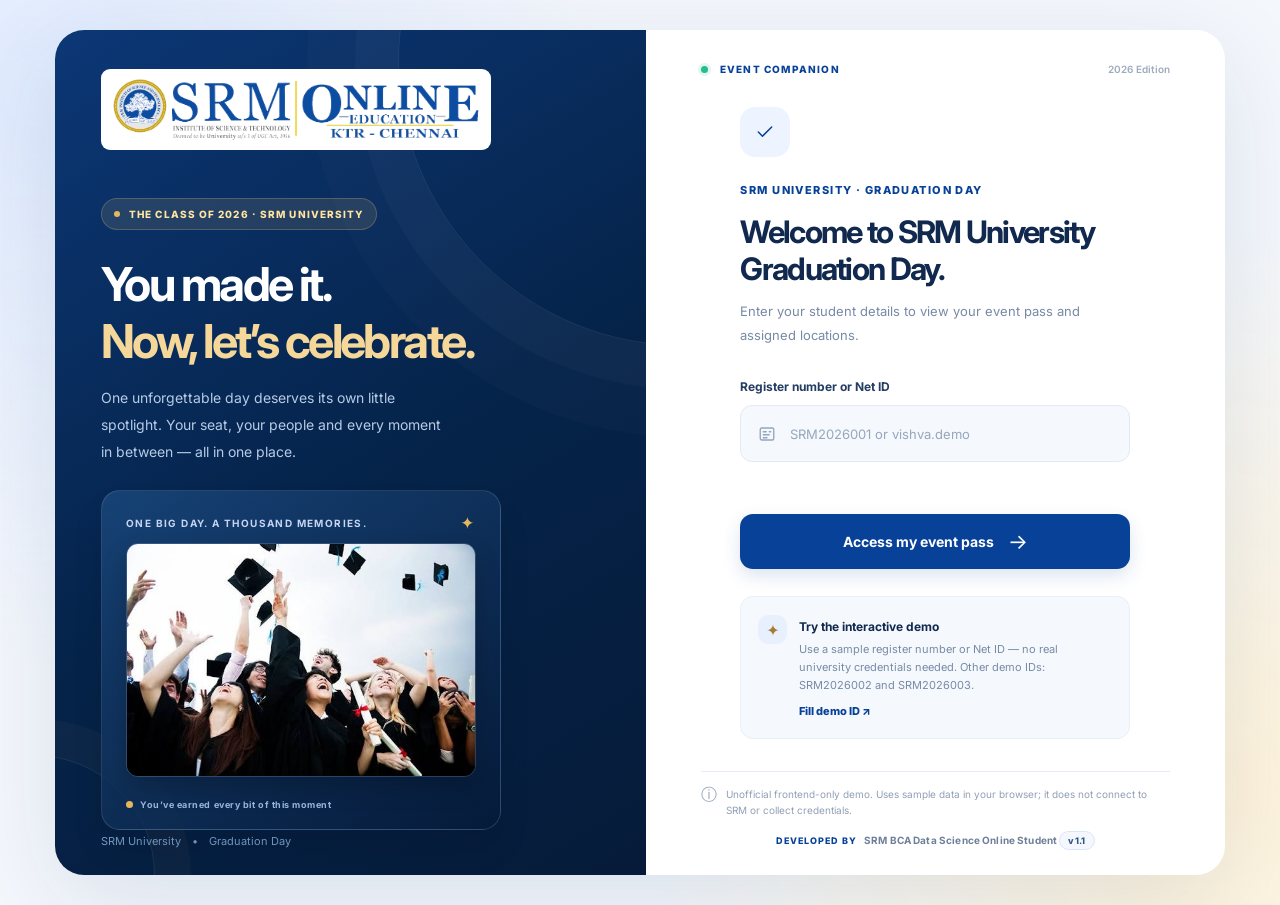
<file: src/main/resources/static/index.html>
<!doctype html>
<html lang="en">
<head>
  <meta charset="UTF-8" />
  <meta name="viewport" content="width=device-width, initial-scale=1.0" />
  <meta name="theme-color" content="#084298" />
  <meta name="description" content="SRM University Graduation Day event companion — view your event pass, auditorium seat and campus guide." />
  <link rel="icon" href="assets/favicon.svg" type="image/svg+xml" />
  <title>SRM University Graduation Day · Event Companion</title>
  <link rel="stylesheet" href="styles.css?v=v1.1-20261015" />
  <script defer src="app.js?v=v1.1-20261015"></script>
</head>
<body>
  <noscript><p class="script-notice">JavaScript is needed to sign in and display your demo event pass. Enable JavaScript and reload this page.</p></noscript>
  <!-- Independent frontend-only SRM-inspired demo. All student and event details are illustrative local fixtures. -->
  <div id="login-screen" class="login-screen">
    <div class="login-frame">
      <section class="login-hero" aria-labelledby="intro-heading">
        <div class="hero-orbit hero-orbit-a" aria-hidden="true"></div>
        <div class="hero-orbit hero-orbit-b" aria-hidden="true"></div>
        <div class="login-brand brand">
          <img class="srm-online-logo" src="assets/srm-online-logo.png" alt="SRM Online Education — KTR Chennai" width="390" height="73" />
        </div>
        <div class="login-hero-copy">
          <span class="eyebrow-pill"><span class="eyebrow-dot"></span> THE CLASS OF 2026 · SRM UNIVERSITY</span>
          <h1 id="intro-heading">You made it.<br /><span>Now, let’s celebrate.</span></h1>
          <p>One unforgettable day deserves its own little spotlight. Your seat, your people and every moment in between — all in one place.</p>
          <div class="hero-highlight">
            <div class="hero-highlight-top"><span>ONE BIG DAY. A THOUSAND MEMORIES.</span><span class="hero-spark">✦</span></div>
            <img class="graduate-illustration" src="assets/graduation-celebration.jpg" alt="Graduates in caps and gowns celebrating and throwing their caps into the air" width="547" height="365" />
            <div class="mini-caption"><span class="mini-legend"><i></i> You’ve earned every bit of this moment</span></div>
          </div>
        </div>
        <div class="login-hero-footer">SRM University <span>•</span> Graduation Day</div>
      </section>

      <section class="login-panel" aria-labelledby="login-heading">
        <div class="login-panel-top"><span class="status-dot"></span> EVENT COMPANION <span class="login-edition">2026 Edition</span></div>
        <div class="login-form-wrap">
          <div class="welcome-icon" aria-hidden="true"><svg viewBox="0 0 24 24"><path d="m4 12 5 5L20 6"/></svg></div>
          <span class="section-kicker">SRM UNIVERSITY · GRADUATION DAY</span>
          <h2 id="login-heading">Welcome to SRM University Graduation Day.</h2>
          <p class="form-intro">Enter your student details to view your event pass and assigned locations.</p>
          <form id="login-form" novalidate>
            <div class="field">
              <label for="student-id">Register number or Net ID</label>
              <div class="input-wrap"><svg viewBox="0 0 24 24" aria-hidden="true"><rect x="3" y="4" width="18" height="16" rx="2"/><path d="M7 9h4M7 13h8M7 17h5M15 9h2"/></svg><input id="student-id" name="studentId" type="text" autocomplete="username" maxlength="32" spellcheck="false" placeholder="SRM2026001 or vishva.demo" aria-describedby="login-error" required /></div>
            </div>
            <p id="login-error" class="form-error" role="alert" aria-live="polite"></p>
            <p id="login-status" class="form-status" role="status"></p>
            <button class="primary-btn login-submit" type="submit" disabled>Access my event pass <span aria-hidden="true">→</span></button>
          </form>
          <div class="demo-access"><span class="demo-access-icon" aria-hidden="true">✦</span><div><strong>Try the interactive demo</strong><p>Use a sample register number or Net ID — no real university credentials needed. Other demo IDs: SRM2026002 and SRM2026003.</p><button id="demo-fill" type="button" class="link-btn" disabled>Fill demo ID <span aria-hidden="true">↗</span></button></div></div>
        </div>
        <div class="login-note"><span aria-hidden="true">ⓘ</span> Unofficial frontend-only demo. Uses sample data in your browser; it does not connect to SRM or collect credentials.</div>
        <div class="login-credit"><span>DEVELOPED BY</span> SRM BCA Data Science Online Student <span class="version-badge" aria-label="Version 1.1">v1.1</span></div>
      </section>
    </div>
  </div>

  <div id="app-shell" class="app-shell" hidden>
    <aside class="sidebar" aria-label="Main navigation">
      <div class="sidebar-brand brand"><img class="srm-online-logo" src="assets/srm-online-logo.png" alt="SRM Online Education — KTR Chennai" width="174" height="33" /></div>
      <div class="sidebar-divider"></div>
      <span class="sidebar-label">YOUR EXPERIENCE</span>
      <nav class="side-nav" aria-label="Pages">
        <button type="button" class="nav-item is-active" data-go="home" aria-current="page"><svg viewBox="0 0 24 24" aria-hidden="true"><path d="m3 10 9-7 9 7v10h-7v-7h-4v7H3z"/></svg> <span>Dashboard</span></button>
        <button type="button" class="nav-item" data-go="seat"><svg viewBox="0 0 24 24" aria-hidden="true"><path d="M5 4h14v5H5zM4 11h16v7H4zM7 18v3m10-3v3"/></svg> <span>My seat</span> <span class="nav-indicator">E07</span></button>
        <button type="button" class="nav-item" data-go="food"><svg viewBox="0 0 24 24" aria-hidden="true"><path d="M4 4v7a4 4 0 0 0 8 0V4M8 4v16m8-16c3 0 5 3 5 7v3h-5V4Zm0 10v6"/></svg> <span>Registration &amp; food</span></button><button type="button" class="nav-item" data-go="campus"><span aria-hidden="true">⌖</span> <span>Campus guide</span></button>
      </nav>
      <div class="sidebar-event">
        <span class="sidebar-event-kicker"><span class="live-dot"></span> EVENT PASS ACTIVE</span>
        <img class="sidebar-event-logo" src="assets/srm-online-logo.png" alt="SRM Online Education — KTR Chennai" width="174" height="33" />
        <strong>SRM Graduation<br />Day</strong>
        <span id="sidebar-event-location">Main Auditorium<br />Block A · Gate 02</span>
        <div class="sidebar-event-bottom"><span>YOUR SEAT</span><b>E07</b></div>
      </div>
      <div class="sidebar-bottom">
        <div class="sidebar-account"><div id="sidebar-initial" class="account-avatar">V</div><div class="sidebar-account-text"><strong id="sidebar-name">Student</strong><small>Student access</small></div></div>
        <button class="logout-btn" type="button" data-signout><svg viewBox="0 0 24 24" aria-hidden="true"><path d="M10 3H5a2 2 0 0 0-2 2v14a2 2 0 0 0 2 2h5m4-4 5-5-5-5m5 5H9"/></svg> Sign out</button>
      </div>
    </aside>

    <div class="workspace">
      <header class="topbar">
        <div class="mobile-brand brand"><img class="srm-online-logo" src="assets/srm-online-logo.png" alt="SRM Online Education — KTR Chennai" width="214" height="40" /></div>
        <div class="topbar-desktop"><span class="breadcrumb">Event companion <span>/</span> <b id="breadcrumb-current">Dashboard</b></span></div>
        <div class="topbar-actions"><span class="event-status"><span class="status-dot"></span> Pass Active</span><span class="topbar-avatar" id="topbar-initial" title="Demo account">V</span><button type="button" class="mobile-signout" data-signout title="Sign out" aria-label="Sign out"><svg viewBox="0 0 24 24"><path d="M10 3H5a2 2 0 0 0-2 2v14a2 2 0 0 0 2 2h5m4-4 5-5-5-5m5 5H9"/></svg></button></div>
      </header>

      <main id="main-content" class="main-content">
        <p id="app-error" class="app-error" role="alert" tabindex="-1"></p>
        <section id="view-home" class="view" aria-labelledby="home-heading">
          <div class="page-heading home-heading"><div><div id="event-date-heading" class="section-kicker">08 OCTOBER 2026</div><h1 id="home-heading" tabindex="-1">Hello, <span id="welcome-name">Student</span> <span class="hello-wave" aria-hidden="true">👋</span></h1><p>Here's everything you need for a smooth event experience.</p></div><span class="page-heading-label"><span aria-hidden="true">✦</span> Your event, organized.</span></div>
          <div class="dashboard-grid">
            <article class="event-ticket" aria-label="Your digital event pass">
              <div class="ticket-orbit ticket-orbit-one" aria-hidden="true"></div><div class="ticket-orbit ticket-orbit-two" aria-hidden="true"></div>
              <div class="ticket-head"><span class="pass-pill"><span class="status-dot"></span> PASS ACTIVE</span><img class="srm-online-logo" src="assets/srm-online-logo.png" alt="SRM Online Education" width="195" height="37" /></div>
              <div class="ticket-title"><span>SRM UNIVERSITY · GRAD DAY EVENT PASS</span><h2>SRM University Graduation Day</h2><p>Main Auditorium <span>•</span> Block A</p></div>
              <div class="ticket-dashed"></div>
              <div class="ticket-stats"><div><span>YOUR SEAT</span><strong>E07</strong></div><div><span>REGISTRATION COUNTER</span><strong class="gold-text">03</strong></div></div>
            </article>
            <article class="event-info card"><div class="card-title-row"><h2>Event information</h2><span class="round-icon" aria-hidden="true">✦</span></div><div class="event-info-line"><span class="icon-square" aria-hidden="true">▤</span><div><span>DATE</span><strong id="event-date">08 October 2026</strong></div></div><div class="event-info-line"><span class="icon-square" aria-hidden="true">◷</span><div><span>VENUE</span><strong id="event-venue">Main Auditorium, Block A</strong></div></div><div class="event-info-line"><span class="icon-square" aria-hidden="true">⇥</span><div><span>ENTRY</span><strong id="event-entry">Gate 02 · Level 01</strong></div></div><span class="info-caption">Sample event information for UI demonstration.</span></article>
          </div>
          <div class="section-title-row"><div><span class="section-kicker">EXPLORE</span><h2>Your quick access</h2></div><span class="section-subtitle">Everything is one click away</span></div>
          <div class="quick-grid"><button class="quick-card" type="button" data-go="seat"><span class="quick-icon blue-icon"><svg viewBox="0 0 24 24" aria-hidden="true"><path d="M5 4h14v5H5zM4 11h16v7H4zM7 18v3m10-3v3"/></svg></span><span class="quick-copy"><b>Find your seat</b><small>Row E • Seat 07 • Block A</small><span>View cinema-style map</span></span><span class="quick-arrow" aria-hidden="true">↗</span></button><button class="quick-card" type="button" data-go="food"><span class="quick-icon gold-icon"><svg viewBox="0 0 24 24" aria-hidden="true"><path d="M4 4v7a4 4 0 0 0 8 0V4M8 4v16m8-16c3 0 5 3 5 7v3h-5V4Zm0 10v6"/></svg></span><span class="quick-copy"><b>Registration &amp; food</b><small>Counter 03 • Ground floor</small><span>View registration &amp; menu</span></span><span class="quick-arrow" aria-hidden="true">↗</span></button></div>
          <div class="graduation-shortcuts"><button class="grad-shortcut" id="open-student-profile" type="button">👤 Student details &amp; family count ↗</button><button class="grad-shortcut" type="button" data-go="campus">📍 Campus directions ↗</button></div><p class="grad-attendees" id="attendee-summary" role="status">Accompanying members: 0 · Total: 1</p><div class="grad-document-card"><div><strong>📑 Sample Graduation Day event pass</strong><p>Download a printable PDF copy of your sample pass. This is not an official university document.</p><button id="download-sample-pass" type="button">Download PDF</button><p id="sample-pass-status" role="status" aria-live="polite"></p></div></div><div class="tip-banner"><span class="tip-icon" aria-hidden="true">✧</span><div><strong>Helpful tip</strong><p>Check your seat number before entering the auditorium and keep your food counter number handy.</p></div></div>
        </section>

        <section id="view-seat" class="view srm-seating-experience" aria-labelledby="seat-heading" hidden>
          <div class="seating-page-header">
            <div><span class="section-kicker">SRM ONLINE EDUCATION · KTR CAMPUS</span><h1 id="seat-heading" tabindex="-1">Auditorium Seating Plan</h1><p>Graduation Day · Dr. T. P. Ganesan Auditorium</p></div>
            <a class="auditorium-location-link" href="https://maps.app.goo.gl/oLcbroDsNHGUFbi67?g_st=ic" target="_blank" rel="noopener noreferrer" aria-label="Open supplied auditorium location in Google Maps">⌖ &nbsp; Open auditorium location ↗</a>
          </div>
          <div class="seat-plan-disclaimer"><strong>Illustrative layout:</strong> This A–ZZ visualization is inspired by the supplied seating reference, <em>not</em> a verified SRMIST floor plan. Only seats A01–G09 have sample database statuses. All other seats show layout zones only, not live reservations or availability.</div>
          <div class="seat-layout">
            <article class="theatre-panel" aria-label="Illustrative auditorium seating visualization">
              <div class="theatre-head">
                <div><span class="theatre-kicker">SRM UNIVERSITY · GRAD DAY · BIRD'S-EYE VIEW</span><h2>Auditorium seating</h2></div>
                <span class="level-badge">FRONT → REAR</span>
              </div>
              <div class="seat-map-controls" role="group" aria-label="Seating map zoom">
                <div class="seat-map-scale-label">Zoom &amp; explore · swipe or scroll to pan</div>
                <button type="button" id="seat-zoom-out" aria-label="Zoom seating map out">−</button>
                <output id="seat-zoom-label" aria-live="polite" aria-label="Seat map zoom level">100%</output>
                <button type="button" id="seat-zoom-in" aria-label="Zoom seating map in">+</button>
                <button type="button" id="seat-zoom-reset">Reset</button>
              </div>
              <div class="seat-pan" id="seat-pan" tabindex="0" aria-label="Scroll to explore the auditorium seating illustration">
                <div class="seating-plan-map" id="seating-plan-map">
                  <div class="seating-stage">STAGE / SCREEN</div>
                  <div class="theatre-hint">Front of auditorium · Stage-facing rows</div>
                  <div class="seat-rows" id="seat-rows" role="group" aria-label="Illustrative seating rows A to ZZ"></div>
                  <div class="seating-rear">REAR / ENTRANCE SIDE</div>
                </div>
              </div>
              <div class="theatre-legend" aria-label="Seating color legend">
                <span><i class="seat-legend seat-zone-west"></i> Left zone</span>
                <span><i class="seat-legend seat-zone-center"></i> Centre zone</span>
                <span><i class="seat-legend seat-zone-east"></i> Right zone</span>
                <span><i class="seat-legend seat-taken"></i> Sample occupied</span>
                <span><i class="seat-legend seat-yours"></i> Your seat</span>
              </div>
              <div class="theatre-footnote"><span>DESIGN REFERENCE ONLY · NOT A LIVE FLOOR PLAN</span><span>Zoom or pan to explore</span></div>
            </article>
            <aside class="seat-details" aria-label="Your graduation seating details">
              <article class="your-seat-card">
                <span class="section-kicker">YOUR ASSIGNED DEMO SEAT</span>
                <div class="your-seat-number"><div class="seat-badge">E07</div><div><h2>Row E · Seat 07</h2><p><span class="gold-dot"></span> Gold-highlighted in seat plan</p></div></div>
                <div class="assigned-details"><div><span>BLOCK</span><strong>A</strong></div><div><span>ROW</span><strong>E</strong></div><div><span>LEVEL</span><strong>01</strong></div></div>
                <button class="primary-btn locate-btn" type="button" id="locate-seat">Locate my seat <span aria-hidden="true">↗</span></button>
              </article>
              <article class="directions-card card"><h3><span aria-hidden="true">↗</span> Seating instructions</h3><ol><li><b>Find the auditorium</b><span>Open the location reference above; verify your event entrance with organizers.</span></li><li><b>Find your row</b><span>Row E will be highlighted in the illustrative seat chart.</span></li><li><b>Locate your seat</b><span>Look for the glowing gold seat. Only your demo assignment is verified here.</span></li></ol></article>
              <p id="seat-notice" class="seat-notice" role="status" aria-live="polite">Your assigned demo seat is E07. The other rows are schematic only.</p>
            </aside>
          </div>
        </section>

        <section id="view-food" class="view" aria-labelledby="food-heading" hidden>
          <div class="page-heading"><div><span class="section-kicker">FOOD &amp; REFRESHMENTS</span><h1 id="food-heading" tabindex="-1">Registration &amp; food</h1><p>Menus, counter details and pickup information in one place.</p></div><span class="page-heading-label"><span aria-hidden="true">◉</span> Event refreshments</span></div>
          <section class="counter-banner" aria-label="Your registration counter"><div class="counter-banner-glow" aria-hidden="true"></div><div class="counter-copy"><span class="counter-badge"><span class="gold-dot"></span> YOUR ASSIGNED COUNTER</span><div class="counter-display"><b>03</b><div><h2>Registration Counter 03</h2><p>Ground Floor <span>•</span> Zone B</p></div></div><p class="counter-nearby"><svg viewBox="0 0 24 24" aria-hidden="true"><path d="M12 22s7-8 7-13a7 7 0 0 0-14 0c0 5 7 13 7 13Z"/><circle cx="12" cy="9" r="2.5"/></svg> <span class="counter-nearby-text">Near Main Auditorium · Gate 02</span></p></div><div class="counter-mark" aria-hidden="true"><span>COUNTER</span><b>03</b><span>ZONE B</span></div></section>
          <div class="section-title-row menu-title-row"><div><span class="section-kicker">DISCOVER THE MENU</span><h2>South Indian menu</h2></div><span class="sample-tag">SAMPLE VEG / NON-VEG · NO RATES</span></div>
          <div class="menu-tools"><div class="filter-chips" role="group" aria-label="Filter menu by category"><button type="button" class="chip selected" data-filter="all" aria-pressed="true">All items</button><button type="button" class="chip" data-filter="veg" aria-pressed="false">Vegetarian</button><button type="button" class="chip" data-filter="nonveg" aria-pressed="false">Non-vegetarian</button></div><label class="menu-search"><svg viewBox="0 0 24 24" aria-hidden="true"><circle cx="11" cy="11" r="7"/><path d="m20 20-4-4"/></svg><span class="sr-only">Search menu</span><input id="menu-search" type="search" placeholder="Search menu..." /></label></div>
          <div class="menu-grid" id="menu-grid"></div>
          <p id="menu-results" class="sr-only" role="status"></p>
          <div class="empty-state" id="menu-empty" hidden>No menu items match your search. Try another keyword or category.</div>
          <div class="food-bottom-info"><span aria-hidden="true">ⓘ</span><p>Counter number, food items and pricing are demonstration data. Actual event availability should be confirmed with the event organizers.</p></div>
        </section>
<section id="view-campus" class="view" aria-labelledby="campus-heading" hidden>
<div class="page-heading"><div><span class="section-kicker">KATTANKULATHUR CAMPUS GUIDE</span><h1 id="campus-heading" tabindex="-1">Campus directions</h1><p>Find the auditorium, registration area, Tech Park and visitor facilities.</p></div></div>
<section class="campus-map-panel" aria-labelledby="campus-map-title"><div class="campus-map-heading"><div><span class="section-kicker">GRADUATION DAY VENUE</span><h2 id="campus-map-title">📍 Dr. T. P. Ganesan Auditorium</h2><p>Auditorium location pinned from the supplied Google Maps location.</p></div><a href="https://www.google.com/maps/search/?api=1&amp;query=R2FW%2BWM3%20Dr.%20T.P%20Ganesan%20Auditorium%2C%20Intra%20College%20Rd%2C%20Potheri%2C%20SRM%20Nagar%2C%20Kattankulathur%2C%20Tamil%20Nadu%20603203" target="_blank" rel="noopener noreferrer">Open pinned location ↗</a></div><iframe class="campus-map-frame" title="Map with a location pin on Dr. T. P. Ganesan Auditorium, SRMIST Kattankulathur" src="https://maps.google.com/maps?q=R2FW%2BWM3%20Dr.%20T.P%20Ganesan%20Auditorium%2C%20Intra%20College%20Rd%2C%20Potheri%2C%20SRM%20Nagar%2C%20Kattankulathur%2C%20Tamil%20Nadu%20603203&amp;z=17&amp;output=embed" loading="lazy" referrerpolicy="no-referrer-when-downgrade" allowfullscreen></iframe><p class="campus-map-note">The pin marks Dr. T. P. Ganesan Auditorium. Confirm the exact event entrance and route with campus staff.</p></section>
<div class="grad-location-banner"><div><strong>Optional live location</strong><p>With your permission, your browser can provide your starting location to Google Maps when you open directions. Coordinates stay in this browser demo.</p></div><button id="enable-location" class="primary-btn" type="button">Use my location</button><button id="disable-location" type="button" disabled>Stop</button></div>
<p class="grad-location-status" id="location-status" role="status">Location is off. Map searches still work.</p>
<div class="grad-places">
<article><span>🎓 AUDITORIUM</span><h2>Dr. T. P. Ganesan Auditorium</h2><p>Confirmed campus venue name. Exact ceremony seating requires organizer confirmation.</p><a class="grad-map-link" data-place="Dr T P Ganesan Auditorium SRMIST Kattankulathur Tamil Nadu" href="#">Open Maps ↗</a></article>
<article><span>🧾 REGISTRATION</span><h2>Registration counter</h2><p>Find your counter number in your pass. The desk position is awaiting organizer confirmation.</p><a class="grad-map-link" data-place="SRM Institute of Science and Technology Kattankulathur campus" href="#">Campus map ↗</a></article>
<article><span>🏢 FACILITIES</span><h2>Tech Park</h2><p>Search SRM campus Tech Park. Verify the exact building with staff.</p><a class="grad-map-link" data-place="Tech Park SRMIST Kattankulathur Tamil Nadu" href="#">Open Maps ↗</a></article>
<article><span>🚗 VEHICLES</span><h2>Car parking</h2><p>Confirm authorized parking zones and visitor entry on event day.</p><a class="grad-map-link" data-place="car parking SRMIST Kattankulathur Tamil Nadu" href="#">Search parking ↗</a></article>
<article><span>🍽️ REFRESHMENTS</span><h2>Cafeteria</h2><p>Find food facilities; menus and operating hours are not confirmed.</p><a class="grad-map-link" data-place="cafeteria SRMIST Kattankulathur Tamil Nadu" href="#">Search cafeteria ↗</a></article>
<article><span>📚 FACILITIES</span><h2>Bookstore</h2><p>Find bookshop locations around the campus.</p><a class="grad-map-link" data-place="book store SRMIST Kattankulathur Tamil Nadu" href="#">Search bookstore ↗</a></article>
</div><p class="grad-map-warning">These links are map searches, not an officially verified indoor campus route. Please confirm parking, counter desks, accessibility and event guidance with the university.</p></section>
      </main>
      <footer class="site-footer">
        <img class="site-footer-logo" src="assets/srm-online-logo.png" alt="SRM Online Education — KTR Chennai" width="174" height="33" />
        <span>SRM Event Companion · Unofficial student project</span>
        <span class="version-badge site-footer-version" aria-label="Version 1.1">v1.1</span>
        <span class="site-footer-credit">Developed by SRM BCA Data Science Online Student</span>
      </footer>
    </div>
    <nav class="mobile-nav" aria-label="Mobile navigation"><button class="mobile-nav-item is-active" type="button" data-go="home" aria-current="page"><svg viewBox="0 0 24 24"><path d="m3 10 9-7 9 7v10h-7v-7h-4v7H3z"/></svg><span>Home</span></button><button class="mobile-nav-item" type="button" data-go="seat"><svg viewBox="0 0 24 24"><path d="M5 4h14v5H5zM4 11h16v7H4zM7 18v3m10-3v3"/></svg><span>My seat</span></button><button class="mobile-nav-item" type="button" data-go="food"><svg viewBox="0 0 24 24"><path d="M4 4v7a4 4 0 0 0 8 0V4M8 4v16m8-16c3 0 5 3 5 7v3h-5V4Zm0 10v6"/></svg><span>Register</span></button><button class="mobile-nav-item" type="button" data-go="campus"><span aria-hidden="true">⌖</span><span>Campus</span></button></nav>
  </div>
<div class="grad-modal" id="student-modal" hidden><section class="grad-modal-panel" role="dialog" aria-modal="true" aria-labelledby="student-modal-title" aria-describedby="student-modal-description"><span>🎓 GRADUATION DAY</span><h2 id="student-modal-title">Welcome, <span id="student-modal-name">Student</span>!</h2><p id="student-modal-description">Count accompanying members excluding yourself, then enter each person's name and relationship to you. Mobile number is optional.</p><div class="grad-profile-grid"><div><small>REGISTER NUMBER</small><strong id="profile-id">—</strong></div><div><small>NET ID (DEMO)</small><strong id="profile-netid">—</strong></div><div><small>YOUR SEAT</small><strong id="profile-seat">—</strong></div><div><small>REGISTRATION COUNTER</small><strong id="profile-counter">—</strong></div></div><form id="attendee-form"><label for="attendee-count">Accompanying members (0–10)</label><input id="attendee-count" type="number" min="0" max="10" value="0" required><div id="companion-fields" class="companion-fields" aria-live="polite"></div><p id="attendee-error" role="alert" class="form-error"></p><button class="primary-btn" type="submit">Save and continue →</button></form><p class="grad-modal-note">Demo session only; these details are not submitted to SRM University.</p></section></div></body>
</html>
</file>
<file: src/main/resources/static/styles.css>
@import url('https://fonts.googleapis.com/css2?family=Inter:wght@400;500;600;700;800&family=Merriweather:wght@700&display=swap');
:root{
  --primary:#084298; --primary-2:#0F56B7; --primary-3:#3874D0; --navy:#071F41; --navy-2:#0C2D58;
  --gold:#E6B65E; --gold-strong:#F3C979; --gold-dark:#9A6D24;
  --ink:#11294E; --text:#263E61; --muted:#778AA5; --soft:#F4F7FC;
  --line:#E6ECF4; --card:#FFFFFF; --mint:#1AB48F;
  --radius:22px; --shadow:0 12px 36px rgba(15,49,99,.055);
  font-family:'Inter',ui-sans-serif,system-ui,-apple-system,BlinkMacSystemFont,'Segoe UI',sans-serif;
  color:var(--ink);font-synthesis:none;-webkit-font-smoothing:antialiased
}
*,*::before,*::after{box-sizing:border-box}
body{margin:0;min-width:320px;background:var(--soft)}
button,input{font:inherit}button{cursor:pointer}button:disabled{cursor:not-allowed}
button:disabled{opacity:.65}
button, input{-webkit-tap-highlight-color:transparent}
a{color:inherit}
:focus-visible{outline:3px solid #E2AB3F;outline-offset:3px}
[hidden],.view[hidden],.menu-card[hidden],.empty-state[hidden]{display:none!important}
.sr-only{position:absolute!important;width:1px!important;height:1px!important;padding:0!important;margin:-1px!important;overflow:hidden!important;clip:rect(0,0,0,0)!important;white-space:nowrap!important;border:0!important}
h1,h2,h3,p{margin-top:0}
h1,h2,h3{letter-spacing:-.045em}
svg{display:block}
.brand{display:flex;align-items:center;gap:13px;text-decoration:none;min-width:0}
.brand img{object-fit:contain;flex-shrink:0;filter:drop-shadow(0 2px 4px rgba(0,0,0,.06))}
.brand span{display:flex;min-width:0;flex-direction:column;gap:2px}
.brand strong{font-family:'Merriweather',Georgia,serif;font-weight:700;letter-spacing:-.055em;line-height:1.12}
.brand small{font-size:9px;letter-spacing:.025em;font-weight:800;white-space:nowrap}
.section-kicker{display:block;color:var(--primary);font-size:11px;font-weight:800;letter-spacing:.13em;line-height:1.6}
.status-dot{display:inline-block;vertical-align:middle;width:7px;height:7px;border-radius:100%;background:#26BC91;box-shadow:0 0 0 3px rgba(38,188,145,.14)}
.gold-dot{display:inline-block;width:7px;height:7px;background:var(--gold-strong);border-radius:50%;vertical-align:middle;margin-right:5px}
.primary-btn{appearance:none;border:0;border-radius:13px;background:var(--primary);color:white;font-weight:700;font-size:14px;padding:18px 22px;box-shadow:0 7px 18px rgba(8,66,152,.14);display:flex;gap:14px;align-items:center;justify-content:center;transition:background .2s, transform .2s,box-shadow .2s}
.primary-btn:hover{background:#06377D;transform:translateY(-2px);box-shadow:0 11px 20px rgba(8,66,152,.19)}
.primary-btn:active{transform:translateY(0)}
.primary-btn span{font-size:21px;line-height:16px;font-weight:400}

/* LOGIN — split editorial concept on desktop, clean portal on mobile */
.login-screen{min-height:100vh;min-height:100dvh;padding:30px;display:grid;place-items:center;background:radial-gradient(circle at 3% 10%,#e0ebfe 0,transparent 39%),radial-gradient(circle at 94% 87%,#fff3d9 0,transparent 39%),#F4F7FC}
.login-frame{width:min(1170px,100%);min-height:740px;display:grid;grid-template-columns:1.02fr 1fr;border-radius:29px;box-shadow:0 25px 100px rgba(10,47,98,.11);overflow:hidden;background:var(--card)}
.login-hero{position:relative;overflow:hidden;padding:39px 46px 27px;background:linear-gradient(148deg,#0C3775 1%,#052349 54%,#061B39 100%);color:white;display:flex;flex-direction:column;justify-content:space-between;isolation:isolate}
.hero-orbit{position:absolute;z-index:-1;border-radius:50%;border:1px solid rgba(255,255,255,.085);pointer-events:none}
.hero-orbit-a{width:570px;height:570px;right:-322px;top:-254px;box-shadow:0 0 0 43px rgba(255,255,255,.025),0 0 0 91px rgba(255,255,255,.016)}
.hero-orbit-b{width:240px;height:240px;left:-140px;bottom:-120px;box-shadow:0 0 0 36px rgba(232,192,110,.03)}
.login-brand strong{font-size:32px}.login-brand small{font-size:9px;color:#BDCEE8}
.login-hero-copy{position:relative;max-width:470px;padding-top:43px}
.eyebrow-pill{display:inline-flex;align-items:center;gap:9px;background:rgba(235,197,117,.12);border:1px solid rgba(235,197,117,.24);color:#FFE4A2;padding:9px 12px;border-radius:40px;font-size:10px;font-weight:800;letter-spacing:.11em}
.eyebrow-dot{width:6px;height:6px;background:var(--gold);border-radius:50%}
.login-hero h1{font-size:clamp(34px,3.65vw,49px);letter-spacing:-.055em;line-height:1.22;margin:26px 0 16px}
.login-hero h1 span{color:#F5D79A}
.login-hero-copy>p{max-width:340px;color:#B7CBE6;font-size:14px;line-height:1.9;margin-bottom:25px}
.hero-highlight{border:1px solid rgba(222,237,255,.15);background:linear-gradient(145deg,rgba(26,73,126,.8),rgba(6,26,57,.75));border-radius:19px;padding:22px 24px 19px;max-width:400px;box-shadow:0 20px 32px rgba(0,0,0,.09)}
.hero-highlight-top{display:flex;align-items:center;justify-content:space-between;color:#C5D5F3;font-size:10px;font-weight:700;letter-spacing:.14em}
.graduate-illustration{display:block;width:100%;height:auto;aspect-ratio:3/2;object-fit:cover;object-position:center 54%;margin:10px auto 0;border:1px solid rgba(255,255,255,.14);border-radius:12px;box-shadow:0 12px 25px rgba(0,0,0,.2)}
.hero-spark{font-size:17px;color:var(--gold)}
.hero-highlight-middle{display:flex;flex-direction:column;align-items:center;gap:5px;margin:23px auto 18px}
.hero-highlight-middle span{height:3px;border-radius:8px;background:#E5B861;box-shadow:0 0 12px rgba(229,184,97,.2)}
.hero-highlight-middle .line-one{width:84%}.hero-highlight-middle .line-two{width:70%;opacity:.4;height:1px}.hero-highlight-middle .line-three{width:54%;opacity:.2;height:1px}
.mini-seats{max-width:262px;margin:0 auto;display:grid;grid-template-columns:repeat(9,1fr);gap:10px 9px}
.mini-seat{height:14px;border-radius:4px 4px 2px 2px;background:#21568E;box-shadow:0 4px 0 #123D6A}
.mini-seat:nth-child(4n){background:#52708D;box-shadow:0 4px 0 #2B4665}
.mini-seat.mini-seat-highlighted{background:#FFD37E;box-shadow:0 4px 0 #AF7D28,0 0 0 2px #FCE1AA}
.mini-caption{display:flex;align-items:center;justify-content:space-between;gap:8px;margin-top:22px;color:#99B5DB;font-size:9px;letter-spacing:.06em;font-weight:700}
.mini-legend{display:inline-flex;align-items:center;gap:7px}.mini-legend i{width:7px;height:7px;background:var(--gold);border-radius:50%}
.login-hero-footer{font-size:11px;color:#789CC8}.login-hero-footer span{margin:0 8px}
.login-panel{padding:33px 55px 25px;display:flex;flex-direction:column;min-width:0}
.login-panel-top{font-size:10px;letter-spacing:.12em;font-weight:800;color:var(--primary);display:flex;align-items:center;gap:12px}
.login-edition{margin-left:auto;color:#9DACBF;font-weight:600;letter-spacing:0}
.login-form-wrap{flex:1;display:flex;flex-direction:column;justify-content:center;max-width:390px;width:100%;margin:0 auto;padding:32px 0}
.welcome-icon{display:grid;place-items:center;background:#EDF4FF;color:var(--primary);width:50px;height:50px;border-radius:15px;margin-bottom:25px}
.welcome-icon svg,.input-wrap svg,.sidebar svg,.topbar svg,.quick-icon svg,.counter-nearby svg,.menu-search svg{width:20px;height:20px;fill:none;stroke:currentColor;stroke-width:1.8;stroke-linecap:round;stroke-linejoin:round}
.login-form-wrap h2{font-size:31px;line-height:1.2;margin:13px 0 12px;letter-spacing:-.055em}
.form-intro{font-size:13px;color:var(--muted);line-height:1.85;margin-bottom:32px;max-width:355px}
.field{margin-bottom:20px}
.field label{display:block;font-size:12px;font-weight:700;margin-bottom:11px;color:#243D62}
.input-wrap{height:57px;display:flex;align-items:center;gap:12px;padding:0 17px;background:#F5F8FD;border:1px solid #E4EAF4;border-radius:12px;transition:.2s}
.input-wrap:focus-within{border-color:#6A93E0;box-shadow:0 0 0 3px rgba(8,66,152,.09);background:white}
.input-wrap svg{width:18px;height:18px;flex-shrink:0;color:#94A6BC}
.input-wrap input{width:100%;min-width:0;outline:none;border:0;background:none;color:var(--ink);font-size:13px;height:100%}
.input-wrap input::placeholder{color:#97A7BC}
.form-error{font-size:12px;color:#BA3C43;margin:-2px 0 0;min-height:17px;line-height:1.4}
.form-status{font-size:12px;color:var(--primary);line-height:1.5;margin:8px 0 0}
.form-status:empty,.app-error:empty{display:none}
.retry-session{margin-top:14px}
.app-error,.script-notice{padding:15px 18px;border:1px solid #F2C7C9;border-radius:12px;background:#FFF3F3;color:#9B2E35;font-size:13px;line-height:1.6}
.app-error{scroll-margin-top:95px}
.script-notice{margin:16px}
#sidebar-event-location{white-space:pre-line}
.login-submit{width:100%;margin-top:17px;height:55px}
.demo-access{margin-top:27px;padding:18px 17px;background:#F5F9FE;display:flex;gap:12px;border-radius:13px;border:1px solid #E7EFF9}
.demo-access-icon{width:29px;height:29px;display:grid;place-items:center;background:#E9F0FD;border-radius:10px;color:#A37B32;flex-shrink:0}
.demo-access strong{font-size:12px}.demo-access p{font-size:11px;color:var(--muted);line-height:1.65;margin:5px 0}
.link-btn{appearance:none;border:0;background:none;padding:2px 0;color:var(--primary);font-size:11px;font-weight:800;text-align:left}
.link-btn:hover{text-decoration:underline}
.login-note{border-top:1px solid var(--line);padding:14px 0 0;font-size:10px;line-height:1.6;color:#91A0B5;display:flex;gap:9px;align-items:flex-start}
.login-note>span{font-size:16px;line-height:1}
.login-credit{margin-top:13px;text-align:center;color:#6E8099;font-size:10px;font-weight:700;letter-spacing:.015em}
.login-credit span{color:var(--primary);font-size:9px;font-weight:800;letter-spacing:.11em;margin-right:5px}
.version-badge{display:inline-flex;align-items:center;padding:4px 8px;border:1px solid #D9E6F7;border-radius:999px;background:#F4F8FE;color:#315888;font-size:9px;font-weight:800;letter-spacing:.04em;line-height:1}
.login-credit .version-badge{color:#315888;font-size:9px;letter-spacing:.04em;margin:0}

/* APP LAYOUT */
.app-shell{display:flex;min-height:100vh;min-height:100dvh}
.sidebar{width:254px;background:linear-gradient(180deg,#082B5E,#071F41 73%);color:#E3ECFA;flex-shrink:0;min-height:100vh;position:sticky;top:0;align-self:flex-start;height:100vh;display:flex;flex-direction:column;padding:31px 17px 21px;overflow-y:auto}
.sidebar-brand{padding:0 10px;gap:9px}.sidebar-brand strong{font-size:25px}.sidebar-brand small{font-size:9px;color:#A2B9DC;letter-spacing:.09em}
.sidebar-divider{height:1px;background:rgba(197,220,250,.13);margin:29px 11px 26px}
.sidebar-label{font-size:10px;color:#789AC7;font-weight:800;letter-spacing:.13em;padding:0 17px;margin-bottom:14px}
.side-nav{display:flex;flex-direction:column;gap:7px}
.nav-item{appearance:none;border:1px solid transparent;background:transparent;border-radius:12px;color:#9CB7DD;padding:14px 16px;width:100%;display:flex;gap:15px;align-items:center;text-align:left;font-size:12px;font-weight:600;transition:background .2s,color .2s}
.nav-item svg{width:19px;height:19px;flex-shrink:0}.nav-item:hover{background:rgba(255,255,255,.05);color:#F4FAFF}
.nav-item.is-active{background:#174A86;color:white;border-color:rgba(121,173,244,.14);box-shadow:inset 3px 0 0 #E9B763}
.nav-indicator{margin-left:auto;border-radius:6px;background:rgba(235,192,112,.13);color:#F5D18B;font-size:9px;padding:5px 6px}
.sidebar-event{position:relative;margin:39px 2px 0;padding:20px 17px 14px;border-radius:15px;background:linear-gradient(145deg,#14457D,#0F335E);border:1px solid rgba(180,213,250,.12);display:flex;flex-direction:column;gap:12px;overflow:hidden}
.sidebar-event::after{content:'';width:138px;height:138px;border:1px solid rgba(218,234,255,.1);border-radius:50%;position:absolute;right:-65px;top:-65px;box-shadow:0 0 0 27px rgba(255,255,255,.018)}
.sidebar-event-kicker{font-size:9px;color:#B5D4F6;font-weight:800;letter-spacing:.085em}.sidebar-event-kicker .live-dot{display:inline-block;width:7px;height:7px;background:#E5BA66;border-radius:50%;margin-right:4px}
.sidebar-event>strong{font-size:20px;line-height:1.25;letter-spacing:-.045em}.sidebar-event>span:nth-of-type(2){font-size:11px;color:#9FBBDF;line-height:1.7}
.sidebar-event-bottom{border-top:1px dashed rgba(214,234,255,.18);display:flex;justify-content:space-between;align-items:center;padding-top:12px}
.sidebar-event-bottom span{font-size:9px;letter-spacing:.11em;font-weight:800;color:#A5BEE0}.sidebar-event-bottom b{font-size:19px;color:#FFD88D}
.sidebar-bottom{margin-top:auto;padding:20px 4px 0}
.sidebar-account{border-top:1px solid rgba(219,232,255,.12);padding:20px 6px 18px;display:flex;align-items:center;gap:11px}
.account-avatar,.topbar-avatar{display:grid;place-items:center;border-radius:50%;background:#F9ECCD;color:#956A1A;font-size:12px;font-weight:800}
.account-avatar{width:35px;height:35px}.sidebar-account-text{min-width:0;display:flex;flex-direction:column;gap:4px}.sidebar-account-text strong{font-size:12px;white-space:nowrap;overflow:hidden;text-overflow:ellipsis}.sidebar-account-text small{color:#809FC7;font-size:10px}
.logout-btn{display:flex;align-items:center;gap:13px;color:#9CB6D8;font-size:12px;border:0;background:none;padding:13px 11px;width:100%;text-align:left;border-radius:10px}.logout-btn:hover{background:#143B6B;color:#fff}.logout-btn svg{width:18px;height:18px}
.workspace{flex:1;min-width:0;display:flex;flex-direction:column}
.topbar{height:83px;background:#FFFFFF;border-bottom:1px solid var(--line);display:flex;align-items:center;justify-content:space-between;padding:0 clamp(24px,4vw,62px);position:sticky;top:0;z-index:20}
.breadcrumb{font-size:12px;color:#8B9BB3;font-weight:500}.breadcrumb span{padding:0 12px;color:#C1CDDC}.breadcrumb b{color:var(--ink);font-weight:700}
.topbar-actions{display:flex;align-items:center;gap:19px}
.event-status{display:flex;align-items:center;gap:8px;background:#E9F9F1;color:#208066;border:1px solid #DCF3E6;border-radius:40px;padding:9px 13px;font-size:10px;font-weight:800}
.topbar-avatar{width:36px;height:36px}
.mobile-signout,.mobile-brand{display:none}
.main-content{width:min(1310px,100%);padding:38px clamp(24px,4vw,62px) 65px;margin:0 auto;flex:1}
.view{animation:fade-up .24s ease both}@keyframes fade-up{from{opacity:.76;transform:translateY(5px)}to{opacity:1;transform:translateY(0)}}
.page-heading{display:flex;align-items:center;justify-content:space-between;gap:20px;margin-bottom:31px}
.page-heading h1{font-size:clamp(25px,2.5vw,35px);line-height:1.21;letter-spacing:-.055em;margin:8px 0 8px}
.page-heading p{font-size:13px;line-height:1.7;color:var(--muted);margin-bottom:0}
.page-heading-label{border:1px solid #E8E0CB;border-radius:40px;padding:10px 14px;background:#FFF9EF;white-space:nowrap;color:#986B29;font-size:11px;font-weight:700}
.page-heading-label span{color:#D5A554;margin-right:6px}
.hello-wave{font-size:.78em;vertical-align:3px}
.card{background:white;border:1px solid #E8EDF4;border-radius:20px;box-shadow:var(--shadow)}
.dashboard-grid{display:grid;grid-template-columns:minmax(0,1.42fr) minmax(270px,.86fr);gap:23px}
.event-ticket{min-height:296px;isolation:isolate;position:relative;overflow:hidden;background:linear-gradient(116deg,#103F83 0%,#0A2F69 57%,#07234B 100%);border-radius:20px;color:white;padding:25px 30px 27px;box-shadow:0 16px 30px rgba(8,56,122,.13)}
.ticket-orbit{position:absolute;z-index:-1;border-radius:50%;border:1px solid rgba(203,222,247,.12)}.ticket-orbit-one{width:370px;height:370px;right:-190px;top:-195px;background:rgba(130,176,233,.05);box-shadow:0 0 0 45px rgba(255,255,255,.017)}.ticket-orbit-two{width:210px;height:210px;right:-112px;top:65px;background:rgba(78,120,188,.16)}
.ticket-head{display:flex;justify-content:space-between;align-items:center;gap:12px}.ticket-head img{flex-shrink:0}.pass-pill{display:inline-flex;align-items:center;gap:8px;padding:8px 11px;border-radius:40px;background:rgba(62,122,173,.65);color:#D2F6E8;font-size:9px;font-weight:800;letter-spacing:.05em}.pass-pill .status-dot{width:6px;height:6px;background:#EEC778}
.ticket-title{padding-top:19px}.ticket-title>span{font-size:9px;font-weight:800;letter-spacing:.13em;color:#A8C8E9}.ticket-title h2{font-size:25px;margin:8px 0;line-height:1.25;color:white}.ticket-title p{color:#ABC9E7;font-size:12px;margin-bottom:0}.ticket-title p span{padding:0 7px}
.ticket-dashed{height:1px;border-top:1px dashed rgba(203,224,249,.26);margin-top:20px;margin-bottom:19px}
.ticket-stats{display:grid;grid-template-columns:1fr 1fr 1fr;gap:12px}.ticket-stats>div{display:flex;flex-direction:column;gap:5px}.ticket-stats span{font-size:9px;letter-spacing:.1em;font-weight:800;color:#A3BDDC}.ticket-stats strong{font-size:28px;letter-spacing:-.04em;line-height:1.2}.ticket-stats strong.gold-text{color:#F1C778}
.event-info{padding:24px 26px 18px;min-height:296px}.card-title-row{display:flex;align-items:center;justify-content:space-between;margin-bottom:13px}.card-title-row h2{font-size:16px;letter-spacing:-.035em;margin:0}.round-icon{border-radius:50%;background:#FFF2D9;color:#C1923E;width:31px;height:31px;display:grid;place-items:center}
.event-info-line{display:flex;gap:13px;align-items:center;padding:11px 0}.icon-square{display:grid;place-items:center;flex-shrink:0;width:38px;height:38px;background:#EDF3FC;color:var(--primary);border-radius:11px;font-size:19px}
.event-info-line div{display:flex;flex-direction:column;gap:5px}.event-info-line div span{font-size:9px;color:#94A4B7;font-weight:800;letter-spacing:.11em}.event-info-line div strong{font-size:11px;color:#243B5D}
.info-caption{display:block;font-size:9px;color:#A2ADBE;margin-top:9px}
.section-title-row{display:flex;align-items:flex-end;justify-content:space-between;gap:20px;margin:36px 0 18px}.section-title-row h2{font-size:22px;margin:5px 0 0}.section-subtitle{color:#99A7BA;font-size:11px;padding-bottom:3px}
.quick-grid{display:grid;grid-template-columns:1fr 1fr;gap:21px}
.quick-card{text-align:left;border:1px solid #E6ECF5;background:white;border-radius:18px;padding:23px;display:flex;align-items:center;gap:16px;min-width:0;box-shadow:var(--shadow);transition:transform .2s,border-color .2s,box-shadow .2s}.quick-card:hover{transform:translateY(-4px);border-color:#B9D0F0;box-shadow:0 13px 28px rgba(26,67,122,.1)}
.quick-icon{display:grid;place-items:center;width:67px;height:67px;border-radius:17px;flex-shrink:0}.quick-icon svg{height:28px;width:28px}.blue-icon{color:var(--primary);background:#E6EEFF}.gold-icon{color:#9D6B17;background:#FFF3D9}
.quick-copy{display:flex;flex-direction:column;gap:8px;flex:1;min-width:0}.quick-copy b{font-size:17px;letter-spacing:-.045em}.quick-copy small{font-size:11px;color:#7D8FAB}.quick-copy>span{font-size:10px;color:var(--primary);font-weight:800;margin-top:3px}.quick-arrow{align-self:flex-start;color:var(--primary);font-size:21px}
.tip-banner{margin-top:31px;display:flex;align-items:center;gap:14px;border-radius:15px;padding:18px 21px;background:#EEF5FF;border:1px solid #DEEAF9}.tip-icon{width:34px;height:34px;border-radius:10px;background:white;color:#C18D35;display:grid;place-items:center;font-size:21px;flex-shrink:0}.tip-banner strong{font-size:12px}.tip-banner p{color:#7086A4;font-size:11px;line-height:1.7;margin:4px 0 0}
.site-footer{padding:19px clamp(24px,4vw,62px) 23px;border-top:1px solid var(--line);font-size:10px;color:#71839C;display:flex;align-items:center;justify-content:space-between;gap:16px;flex-wrap:wrap}
.site-footer-logo{display:block;width:150px;height:auto;object-fit:contain;background:#fff;padding:4px 6px;border:1px solid #E6ECF4;border-radius:7px}
.site-footer-credit{font-weight:700;color:#526985}
.site-footer-version{justify-self:start}

/* THEATRE VIEW */
.seat-layout{display:grid;grid-template-columns:minmax(0,1.47fr) minmax(290px,.79fr);gap:24px;align-items:start}
.theatre-panel{background:linear-gradient(160deg,#071E3B,#09284A);padding:28px 28px 21px;border-radius:21px;color:#F2F7FF;overflow:hidden;border:1px solid #102E52;box-shadow:0 15px 32px rgba(5,27,60,.12)}
.theatre-head{display:flex;align-items:flex-start;justify-content:space-between;gap:12px}.theatre-kicker{display:block;color:#E7C27B;letter-spacing:.15em;font-size:9px;font-weight:800;margin-bottom:8px}.theatre-head h2{color:#fff;font-size:22px;margin:0}.level-badge{border-radius:40px;background:#163E62;color:#D1DEEC;white-space:nowrap;font-size:9px;font-weight:700;padding:9px 12px}
.theatre-hint{font-size:11px;color:#829FBD;margin-top:10px}
.theatre-map{max-width:590px;margin:45px auto 8px}.screen-arc{width:92%;height:10px;border-radius:60% 60% 0 0 / 100% 100% 0 0;border-top:3px solid #E6B65E;margin:0 auto -1px;opacity:.85}.theatre-screen{width:95%;height:9px;margin:0 auto;background:linear-gradient(90deg,#A37432,#FFD38A,#AA7B38);border-radius:10px;box-shadow:0 2px 15px rgba(237,192,103,.28)}.stage-light{height:54px;margin:7px auto 0;max-width:85%;position:relative;background:linear-gradient(to bottom,rgba(238,185,86,.07),transparent);clip-path:polygon(0 0,100% 0,80% 100%,20% 100%);border-radius:0 0 50% 50%}
.stage-light::before{content:'STAGE / MAIN SCREEN';color:#E1BA70;font-size:10px;letter-spacing:.21em;font-weight:800;display:block;position:absolute;top:10px;left:0;right:0;text-align:center}.theatre-screen+.stage-light{margin-bottom:21px}
.seat-rows{display:flex;flex-direction:column;gap:15px}
.seat-row{width:100%;display:grid;grid-template-columns:19px repeat(5,minmax(0,1fr)) 18px repeat(4,minmax(0,1fr));gap:9px;align-items:center}
.row-label{font-size:12px;font-weight:800;color:#849FBB;text-align:center}.row-label.is-yours{color:#F0C673}.aisle{min-width:0}
.seat{height:31px;width:100%;padding:2px 0 4px;display:grid;place-items:center;position:relative;border:0;border-radius:6px 6px 3px 3px;font-size:9px;font-weight:700;z-index:0;transition:transform .18s,filter .18s;line-height:1;color:#BED4F3;background:#24518B;box-shadow:0 5px 0 #12395E}
.seat::before,.seat::after{content:'';position:absolute;bottom:1px;height:10px;width:3px;border-radius:3px;background:#183C68}.seat::before{left:-2px}.seat::after{right:-2px}
.seat-free:hover{transform:translateY(-3px);filter:brightness(1.25)}.seat-occupied{background:#415674;color:#7289A8;box-shadow:0 5px 0 #2B3D55;opacity:.65}.seat-assigned{background:#F4C66C;color:#5F430A;box-shadow:0 5px 0 #A87A2F,0 0 0 2px #FFE4AA,0 0 23px rgba(255,213,126,.4);font-weight:800}.seat-assigned::before,.seat-assigned::after{background:#C0933E}.seat-assigned:hover{transform:translateY(-2px)}.seat-assigned::selection{background:transparent}
.seat-pulse{animation:pulseSeat .95s ease-in-out 2}@keyframes pulseSeat{50%{box-shadow:0 5px 0 #A87A2F,0 0 0 7px rgba(252,202,115,.4),0 0 30px #FFC76B;transform:translateY(-4px)}}
.theatre-legend{display:flex;gap:19px;justify-content:center;align-items:center;flex-wrap:wrap;margin-top:40px}.theatre-legend>span{display:flex;align-items:center;gap:6px;color:#ACBED5;font-size:10px;white-space:nowrap}.seat-legend{width:9px;height:9px;border-radius:3px;display:inline-block}.seat-available{background:#24518B}.seat-taken{background:#64758A}.seat-yours{background:#F4C66C}
.theatre-footnote{margin-top:31px;padding-top:16px;border-top:1px solid #153757;display:flex;align-items:center;justify-content:space-between;color:#6B86A6;font-size:9px;letter-spacing:.055em;gap:14px}
.seat-details{display:flex;flex-direction:column;gap:19px}
.your-seat-card{padding:27px;background:white;border:1px solid #E7ECF5;border-radius:20px;box-shadow:var(--shadow)}
.your-seat-number{display:flex;gap:15px;align-items:center;margin-top:20px}.seat-badge{width:84px;height:78px;background:linear-gradient(145deg,#D5A34A,#F4C778);color:white;font-size:26px;letter-spacing:-.04em;font-weight:800;display:grid;place-items:center;border-radius:15px;text-shadow:0 1px 3px rgba(110,71,13,.2)}.your-seat-number h2{font-size:18px;line-height:1.4;margin:0 0 7px}.your-seat-number p{font-size:11px;color:#8C9DB3;margin:0}.your-seat-number p .gold-dot{width:8px;height:8px}
.assigned-details{display:grid;grid-template-columns:repeat(3,1fr);margin-top:23px;border:1px solid var(--line);border-radius:12px;overflow:hidden}.assigned-details>div{padding:15px 10px;display:flex;flex-direction:column;gap:7px;text-align:center;border-right:1px solid var(--line)}.assigned-details>div:last-child{border:0}.assigned-details span{font-size:8px;font-weight:800;letter-spacing:.08em;color:#8D9CB0}.assigned-details strong{font-size:16px}.locate-btn{width:100%;margin-top:20px}
.directions-card{padding:25px}.directions-card h3{font-size:15px;margin-bottom:20px;display:flex;gap:9px;align-items:center}.directions-card h3>span{display:grid;place-items:center;color:var(--primary);background:#E7EEFC;width:28px;height:28px;border-radius:9px;font-size:17px}.directions-card ol{list-style:none;counter-reset:step;padding:0;margin:0;display:flex;flex-direction:column;gap:21px}.directions-card li{counter-increment:step;position:relative;display:flex;flex-direction:column;gap:5px;padding-left:35px}.directions-card li::before{content:counter(step);position:absolute;left:0;top:0;background:#EEF3FC;color:var(--primary);border-radius:50%;width:24px;height:24px;display:grid;place-items:center;font-size:10px;font-weight:800}.directions-card li>b{font-size:12px}.directions-card li>span{font-size:11px;color:#8797AB;line-height:1.6}
.seat-notice{background:#FFF8EC;border:1px solid #F4E8CE;color:#936921;border-radius:13px;padding:13px 15px;line-height:1.6;font-size:11px;margin:0}

/* FOOD VIEW */
.counter-banner{background:linear-gradient(116deg,#114884,#0A2D5F 65%,#071F45);border-radius:20px;position:relative;overflow:hidden;color:white;min-height:230px;padding:25px 34px;display:flex;align-items:center;justify-content:space-between;isolation:isolate}
.counter-banner-glow{position:absolute;border:1px solid rgba(255,255,255,.1);width:460px;height:460px;border-radius:50%;top:-285px;right:-200px;z-index:-1;box-shadow:0 0 0 45px rgba(255,255,255,.023)}
.counter-copy{position:relative}.counter-badge{display:inline-block;border:1px solid rgba(218,234,255,.17);background:rgba(91,145,201,.2);color:#FADEAC;font-size:9px;letter-spacing:.12em;font-weight:800;padding:9px 13px;border-radius:30px}
.counter-display{display:flex;gap:22px;align-items:center;margin:19px 0 10px}.counter-display>b{font-size:66px;line-height:1.04;letter-spacing:-.075em;color:#F1C573}.counter-display h2{color:white;font-size:23px;margin:0 0 7px}.counter-display p{color:#B6CEEC;font-size:12px;margin:0}.counter-display p span{margin:0 8px}
.counter-nearby{display:flex;align-items:center;gap:7px;color:#C3D7F0;font-size:11px;margin:20px 0 0}.counter-nearby svg{width:16px;height:16px;color:#EDC47B}
.counter-mark{width:141px;height:141px;border:2px dashed rgba(237,198,121,.37);border-radius:50%;display:flex;flex-direction:column;align-items:center;justify-content:center;gap:4px;transform:rotate(-8deg);background:rgba(221,185,104,.045);flex-shrink:0}.counter-mark span{font-size:9px;letter-spacing:.18em;font-weight:800;color:#D6BA82}.counter-mark b{color:#F4D28A;font-size:48px;line-height:1.14}
.menu-title-row{margin-top:35px}.sample-tag{font-size:10px;background:#FFF2D6;color:#977026;padding:10px 12px;border-radius:40px;font-weight:800;letter-spacing:.06em;white-space:nowrap}
.menu-tools{display:flex;justify-content:space-between;align-items:center;gap:14px;margin-bottom:22px}.filter-chips{display:flex;flex-wrap:wrap;gap:8px}.chip{appearance:none;background:white;color:#70829C;border:1px solid #E2E8F1;padding:11px 17px;border-radius:30px;font-weight:700;font-size:11px;transition:.2s}.chip:hover{color:var(--primary);border-color:#ADC4E3}.chip.selected{background:var(--primary);border-color:var(--primary);color:white;box-shadow:0 4px 11px rgba(8,66,152,.12)}
.menu-search{min-width:210px;width:235px;height:43px;background:white;border:1px solid #E3E9F1;display:flex;align-items:center;gap:8px;padding:0 11px;border-radius:11px;color:#9EADC0}.menu-search svg{height:16px;width:16px;flex-shrink:0}.menu-search input{border:0;outline:0;background:none;width:100%;min-width:0;font-size:11px;color:var(--ink)}.menu-search:focus-within{border-color:#6993D9;box-shadow:0 0 0 3px #EAF1FC}
.menu-grid{display:grid;grid-template-columns:1fr 1fr;gap:18px}.menu-card{display:flex;gap:15px;padding:15px;background:white;border:1px solid #E7EDF5;border-radius:17px;min-width:0;transition:transform .2s,box-shadow .2s}.menu-card:hover{transform:translateY(-2px);box-shadow:var(--shadow)}
.menu-art{width:109px;min-height:112px;display:flex;flex-direction:column;align-items:center;justify-content:center;gap:7px;border-radius:13px;flex-shrink:0}.menu-art-veg{background:#FFEBD0;color:#B08028}.menu-art-nonveg{background:#FFE3DE;color:#B96658}.menu-art-snack{background:#E3F4DC;color:#65844D}.menu-art-drink{background:#E4F0FE;color:#5C85B2}.menu-illustration{font-family:Georgia,serif;font-size:40px;font-weight:400;line-height:1.1}.menu-art>span:last-child{font-size:9px;letter-spacing:.05em;font-weight:800}
.menu-content{padding:5px 3px;flex:1;min-width:0}.menu-topline{display:flex;justify-content:space-between;align-items:center;gap:9px}.menu-type{font-size:9px;color:#899AB1;font-weight:800;letter-spacing:.08em;line-height:1.5}.menu-price{font-size:16px;font-weight:800;color:var(--primary);white-space:nowrap}.menu-content h3{font-size:16px;margin:16px 0 6px;letter-spacing:-.04em}.menu-content p{font-size:11px;line-height:1.6;color:#8495A9;margin:0}
.empty-state{border:1px dashed #BBD0EE;border-radius:14px;background:#F7FBFF;color:#587399;text-align:center;padding:40px;font-size:12px}
.food-bottom-info{display:flex;align-items:flex-start;gap:12px;background:#FFF8E9;border:1px solid #F2E8CF;border-radius:13px;padding:18px;margin-top:28px;color:#936C30}.food-bottom-info>span{font-size:19px;line-height:1}.food-bottom-info p{font-size:11px;line-height:1.8;margin:0}
.mobile-nav{display:none}

@media (max-width:1160px){
  .sidebar{width:225px}.main-content{padding:34px 30px 50px}.topbar{padding:0 30px}.site-footer{padding-left:30px;padding-right:30px}
  .dashboard-grid{grid-template-columns:minmax(0,1.2fr) minmax(240px,.8fr)}.seat-layout{grid-template-columns:minmax(0,1.25fr) minmax(265px,.8fr);gap:17px}.theatre-panel{padding:22px 19px}.seat-row{gap:6px}.seat{height:26px}.counter-mark{width:112px;height:112px}.counter-mark b{font-size:36px}.menu-art{width:83px}.menu-card{gap:11px}.menu-content h3{margin-top:10px}
}
@media (max-width:920px){
  .login-screen{padding:22px}.login-frame{grid-template-columns:1fr 1fr;min-height:720px}.login-hero{padding:32px 29px}.login-hero h1{font-size:35px}.login-panel{padding:28px 28px 20px}.login-form-wrap h2{font-size:28px}
  .sidebar{width:208px;padding:28px 12px 18px}.sidebar-event{margin-top:24px;padding:16px 13px}.nav-item{padding:13px 12px;gap:11px}.nav-indicator{display:none}.sidebar-brand small{font-size:8px}.sidebar-brand strong{font-size:21px}
  .dashboard-grid{grid-template-columns:1fr}.event-info{display:grid;grid-template-columns:1fr 1fr;gap:5px 15px;min-height:0}.event-info .card-title-row{grid-column:1/-1}.event-info .info-caption{grid-column:1/-1}.quick-grid{grid-template-columns:1fr}.quick-card{padding:19px}.seat-layout{grid-template-columns:1fr}.theatre-panel{max-width:none}.seat-details{display:grid;grid-template-columns:1fr 1fr}.seat-notice{grid-column:1/-1}.directions-card{padding:22px}.seat-row{gap:8px}.seat{height:33px}
  .menu-grid{grid-template-columns:1fr 1fr}.menu-art{min-height:105px;width:86px}.menu-card{padding:12px}.menu-content h3{font-size:14px}
}
@media (max-width:700px){
  .login-screen{padding:0;display:block;background:#fff}.login-frame{display:flex;flex-direction:column;min-height:100vh;min-height:100dvh;border-radius:0;box-shadow:none;overflow:visible}
  .login-hero{flex:0 0 auto;padding:29px 24px 17px;min-height:0;background:#fff;color:var(--ink)}
  .login-brand{gap:10px}.login-brand strong{font-size:29px;color:#0F356B}.login-brand small{font-size:8px;color:#2A599C}
  .hero-orbit-a{width:270px;height:270px;right:-185px;top:89px;border-color:#E3EDFD;box-shadow:0 0 0 30px rgba(8,66,152,.023),0 0 0 60px rgba(8,66,152,.018)}.hero-orbit-b{display:none}
  .login-hero-copy{padding-top:40px;max-width:550px}.eyebrow-pill{padding:7px 11px;background:#FFF4DA;border-color:#F7EACD;color:#946A24}.eyebrow-dot{background:#E2AE50}.login-hero h1{font-size:clamp(29px,8.5vw,39px);line-height:1.25;margin:22px 0 13px;max-width:405px}.login-hero h1 span{color:var(--primary)}.login-hero-copy>p{color:#8799B1;font-size:12px;max-width:360px;margin:0 0 2px;line-height:1.8}
  .hero-highlight{display:block;margin-top:20px;padding:16px 17px 13px;max-width:420px;border-radius:15px}
  .hero-highlight-top{font-size:9px}
  .graduate-illustration{height:150px}
  .mini-caption{justify-content:center;margin-top:8px;font-size:8px}
  .login-hero-footer{display:none}
  .login-panel{padding:0 24px 18px;flex:1}.login-panel-top{display:none}.login-form-wrap{padding:24px 0 8px;justify-content:flex-start;max-width:550px}.welcome-icon{display:none}.login-form-wrap .section-kicker{display:none}.login-form-wrap h2{font-size:0;margin:0}.form-intro{font-size:0;margin:0 0 18px}.field{margin-bottom:17px}.field label{margin-bottom:9px}.input-wrap{height:57px}.login-submit{margin-top:11px}.demo-access{margin-top:24px}.login-note{font-size:9px;margin-top:20px}
  .sidebar{display:none}.topbar{height:72px;padding:0 19px;top:0}.topbar-desktop{display:none}.mobile-brand{display:flex}.mobile-brand strong{font-size:24px;color:var(--ink)}.mobile-brand small{font-size:8px;color:#4A6D9B}.topbar-actions{gap:9px}.event-status{padding:8px 9px;font-size:9px}.topbar-avatar{width:30px;height:30px}.mobile-signout{appearance:none;border:0;display:grid;place-items:center;background:#F0F4FA;color:#54729A;width:31px;height:31px;border-radius:9px}.mobile-signout svg{height:15px;width:15px}
  .workspace{width:100%}.main-content{padding:28px 18px 100px}.page-heading{margin-bottom:25px}.page-heading h1{font-size:29px;margin:7px 0}.page-heading p{font-size:12px}.page-heading-label{display:none}.section-kicker{font-size:9px}.dashboard-grid{gap:18px}.event-ticket{min-height:211px;padding:20px 21px}.ticket-head img{height:31px;width:31px}.ticket-title{padding-top:11px}.ticket-title h2{font-size:21px}.ticket-title p{font-size:11px}.ticket-dashed{margin:16px 0 14px}.ticket-stats strong{font-size:24px}.ticket-stats span{font-size:8px}.event-info{padding:18px;grid-template-columns:1fr 1fr}.event-info-line{gap:10px}.icon-square{width:30px;height:30px}.event-info-line div strong{font-size:10px}.section-title-row{margin:29px 0 16px}.section-title-row h2{font-size:20px}.section-subtitle{display:none}.quick-grid{gap:13px}.quick-card{padding:17px;gap:13px}.quick-icon{width:53px;height:53px;border-radius:14px}.quick-icon svg{width:24px;height:24px}.quick-copy{gap:5px}.quick-copy b{font-size:15px}.quick-copy small{font-size:10px}.quick-copy>span{font-size:9px}.tip-banner{margin-top:24px}.site-footer{padding:13px 18px max(84px,calc(env(safe-area-inset-bottom) + 76px));display:grid;grid-template-columns:1fr 1fr;gap:10px}.site-footer-logo{grid-column:1/-1;width:135px}.site-footer-credit{grid-column:1/-1}
  .mobile-nav{position:fixed;bottom:0;left:0;right:0;z-index:30;display:grid;grid-template-columns:repeat(4,minmax(0,1fr));min-height:67px;background:rgba(255,255,255,.97);box-shadow:0 -1px 0 #E6EBF2,0 -6px 20px rgba(16,50,101,.035);padding:7px 10px max(7px,env(safe-area-inset-bottom,7px));backdrop-filter:blur(12px)}
  .mobile-nav-item{display:flex;align-items:center;flex-direction:column;justify-content:center;gap:4px;border:0;background:none;color:#8D9CB1;font-size:10px;font-weight:600;padding:4px 5px;position:relative}.mobile-nav-item.is-active{color:var(--primary);font-weight:800}.mobile-nav-item.is-active::before{content:'';position:absolute;top:-8px;height:3px;width:32px;border-radius:0 0 3px 3px;background:var(--gold)}.mobile-nav-item svg{width:23px;height:23px;fill:none;stroke:currentColor;stroke-width:1.6;stroke-linecap:round;stroke-linejoin:round}
  .seat-layout{gap:18px}.theatre-panel{padding:22px 15px 20px;border-radius:18px}.theatre-head h2{font-size:19px}.theatre-hint{font-size:10px}.theatre-map{margin-top:32px}.seat-rows{gap:14px}.seat-row{grid-template-columns:14px repeat(5,minmax(0,1fr)) 13px repeat(4,minmax(0,1fr));gap:5px}.row-label{font-size:10px}.seat{height:25px;border-radius:4px;font-size:7px;box-shadow:0 4px 0 #12395E}.seat-occupied{box-shadow:0 4px 0 #2B3D55}.seat-assigned{box-shadow:0 4px 0 #A87A2F,0 0 0 2px #FFE4AA,0 0 16px rgba(255,213,126,.4)}.seat-legend{width:8px;height:8px}.theatre-legend{gap:11px;margin-top:30px}.theatre-legend>span{font-size:9px}.theatre-footnote{margin-top:29px}.seat-details{display:flex}.your-seat-card{padding:21px}.your-seat-number{margin-top:15px}.seat-badge{width:70px;height:67px;font-size:22px}.your-seat-number h2{font-size:16px}.assigned-details{margin-top:20px}.locate-btn{margin-top:18px}.directions-card{padding:22px}
  .counter-banner{min-height:207px;padding:23px 21px}.counter-display{gap:17px;margin:17px 0 8px}.counter-display>b{font-size:53px}.counter-display h2{font-size:18px}.counter-display p{font-size:11px}.counter-nearby{font-size:10px;margin:17px 0 0}.counter-mark{display:none}.menu-title-row{margin-top:28px}.menu-tools{align-items:stretch;flex-direction:column-reverse;gap:14px}.menu-search{width:100%;min-width:0}.filter-chips{flex-wrap:nowrap;overflow-x:auto;gap:7px;padding-bottom:2px}.chip{padding:10px 15px;white-space:nowrap;font-size:10px}.menu-grid{grid-template-columns:1fr;gap:12px}.menu-card{padding:12px;gap:13px}.menu-art{width:81px;min-height:88px}.menu-illustration{font-size:30px}.menu-content h3{font-size:15px;margin:10px 0 5px}.menu-price{font-size:15px}.sample-tag{font-size:8px;padding:9px 10px}.food-bottom-info{margin-top:20px;padding:14px}.food-bottom-info p{font-size:10px}
}
@media (max-width:375px){
  .mobile-brand strong{font-size:21px}.mobile-brand small{font-size:7px}.mobile-brand img{width:37px;height:37px}.event-status{font-size:8px}.topbar-avatar{display:none}.login-hero,.login-panel{padding-left:19px;padding-right:19px}
  .main-content{padding-left:13px;padding-right:13px}.seat-row{gap:4px}.seat{height:23px}.theatre-legend{gap:8px}.theatre-legend>span{font-size:8px}.theatre-panel{padding:19px 12px}.event-info{gap:1px}.quick-card{gap:9px}.quick-icon{height:48px;width:48px}.quick-arrow{font-size:18px}
}
@media (prefers-reduced-motion:reduce){*,*::before,*::after{animation-duration:.01ms!important;scroll-behavior:auto!important;transition-duration:.01ms!important}}

/* Graduation Day additions */
.graduation-shortcuts{display:grid;grid-template-columns:repeat(2,minmax(0,1fr));gap:13px;margin:18px 0 8px}
.grad-shortcut{border:1px solid #dce6f2;background:white;border-radius:14px;padding:19px;color:#084298;font-weight:800;text-align:left;cursor:pointer;font:inherit}
.grad-shortcut:hover{background:#eef5ff}.grad-attendees{color:#55738f;font-size:12px}
.grad-location-banner{display:flex;align-items:center;gap:14px;background:#0a2c61;color:white;border-radius:17px;padding:22px;margin:15px 0}
.grad-location-banner div{flex:1}.grad-location-banner strong{font-size:17px}.grad-location-banner p{font-size:12px;line-height:1.6;color:#d9e5f5;margin:6px 0 0}
.grad-location-banner button{padding:11px 15px;border-radius:10px;white-space:nowrap;font-size:12px;cursor:pointer}
.grad-location-banner #disable-location{background:transparent;border:1px solid #c4d5ed;color:white}
.grad-location-banner button:disabled{opacity:.5;cursor:not-allowed}
.grad-location-status{color:#567190;font-size:12px;margin:14px 0 20px}
.grad-places{display:grid;grid-template-columns:repeat(3,minmax(0,1fr));gap:15px}
.grad-places article{min-width:0;background:white;border:1px solid #dfe7f2;border-radius:15px;padding:22px;display:flex;flex-direction:column;gap:8px}
.grad-places article>span{font-size:10px;font-weight:800;letter-spacing:1px;color:#295b9e}
.grad-places h2{font-size:16px;color:#15345d;margin:6px 0 0}
.grad-places p{font-size:12px;color:#7586a0;line-height:1.6;flex:1}
.grad-places a{font-size:13px;color:#084298;font-weight:800;text-decoration:none;border-top:1px solid #e7edf7;padding-top:13px}
.grad-map-warning{font-size:12px;line-height:1.7;color:#6d829c}
.grad-modal[hidden]{display:none!important}
.grad-modal{position:fixed;inset:0;z-index:200;background:#071b3fbb;display:grid;place-items:center;padding:18px;overflow-y:auto}
.grad-modal-panel{width:min(100%,520px);max-height:calc(100vh - 36px);overflow-y:auto;background:white;border-radius:23px;padding:28px;position:relative;box-shadow:0 30px 90px #071c4355}
.grad-modal-panel>span{color:#084298;font-size:11px;font-weight:900;letter-spacing:1.2px}
.grad-modal-panel h2{font-size:27px;color:#102f60;margin:14px 0 8px}
.grad-modal-panel>p{color:#788aa1;font-size:12px;line-height:1.7}
.grad-profile-grid{display:grid;grid-template-columns:1fr 1fr;gap:15px;background:#f4f7fc;padding:19px;border-radius:13px;margin:21px 0}
.grad-profile-grid div{display:grid;gap:5px;min-width:0}.grad-profile-grid small{color:#8593ab;font-size:10px;font-weight:800}.grad-profile-grid strong{font-size:14px;color:#0b4188;overflow-wrap:anywhere}
#attendee-form{display:grid;gap:11px}#attendee-form label{font-size:13px;font-weight:800;color:#28466b}
#attendee-count{padding:13px 14px;border:1px solid #cbd7e6;border-radius:10px;width:100%;font-size:16px}
#attendee-form .primary-btn{justify-content:center;cursor:pointer}
.grad-modal-note{text-align:center;font-size:10px!important}
@media(max-width:920px){.grad-places{grid-template-columns:repeat(2,minmax(0,1fr))}.grad-location-banner{flex-wrap:wrap}}
@media(max-width:560px){.grad-places,.graduation-shortcuts{grid-template-columns:1fr}.grad-location-banner{align-items:stretch}.grad-location-banner div{flex-basis:100%}.grad-modal-panel{padding:23px 19px}}

.grad-document-card{background:white;border:1px solid #dbe6f3;border-radius:16px;padding:19px 22px;margin:20px 0;display:grid;grid-template-columns:1fr auto;gap:10px 25px;align-items:center}
.grad-document-card strong{color:#153760;font-size:15px}.grad-document-card p{font-size:12px;color:#7286a0;line-height:1.6}
.grad-document-card form{display:flex;align-items:center;gap:8px;flex-wrap:wrap}
.grad-document-card label{font-size:11px;font-weight:800;color:#335579}
.grad-document-card select{background:#f5f8fd;color:#24486e;border:1px solid #d0dff0;border-radius:9px;padding:11px}
.grad-document-card button{background:#084298;color:white;border:0;border-radius:9px;padding:12px;cursor:pointer;font-size:12px;font-weight:700}
#document-status{grid-column:1/-1;margin:0}
@media(max-width:760px){.grad-document-card{grid-template-columns:1fr}}

/* Original uploaded SRM Online Education horizontal logo (transparent image). */
.login-brand.brand{display:flex;align-items:center;min-width:0;max-width:100%}
.login-brand .srm-online-logo{display:block;width:min(100%,390px);height:auto;object-fit:contain;background:#fff;padding:5px 7px;border-radius:9px;filter:none}
.sidebar-brand .srm-online-logo{display:block;width:174px;max-width:100%;height:auto;object-fit:contain}
.mobile-brand .srm-online-logo{display:block;width:min(214px,51vw);height:auto;object-fit:contain}
.ticket-head .srm-online-logo{display:block;width:min(195px,50%);height:auto;object-fit:contain}
@media(max-width:520px){.login-brand .srm-online-logo{width:min(100%,320px)}.mobile-brand .srm-online-logo{width:min(175px,50vw)}.ticket-head .srm-online-logo{width:min(155px,49%)}}

/* SRM Auditorium — reference-inspired interactive schematic.
   The 52x57 aesthetic matrix MUST NOT be construed as real seating inventory. */
.srm-seating-experience{color:#16345c}
.srm-seating-experience .seating-page-header{display:flex;align-items:center;justify-content:space-between;gap:22px;margin-bottom:16px}
.seating-page-header h1{font-family:Georgia,'Times New Roman',serif;font-weight:700;font-size:clamp(25px,2.6vw,38px);margin:6px 0 4px;letter-spacing:-.03em;color:#082a61}
.seating-page-header p{font-size:13px;color:#607899;margin:0}
.auditorium-location-link{display:inline-flex;align-items:center;text-decoration:none;white-space:nowrap;gap:5px;background:#0e397d;color:white;border:1px solid #275393;border-radius:12px;font-size:12px;font-weight:700;padding:13px 16px}
.auditorium-location-link:hover{background:#1b4c99}
.seat-plan-disclaimer{background:#fff8e9;color:#775b26;border:1px solid #ead7af;border-radius:10px;padding:12px 16px;font-size:11px;line-height:1.6;margin-bottom:22px}
.srm-seating-experience .seat-layout{grid-template-columns:minmax(0,1fr) 259px;gap:15px}
.srm-seating-experience .theatre-panel{min-width:0;background:radial-gradient(ellipse at 50% -5%,#173b70,transparent 52%),linear-gradient(135deg,#08142a,#071b37);border:1px solid #1b3766;padding:24px 16px 21px;box-shadow:0 21px 53px #061e4024}
.srm-seating-experience .theatre-head h2{font-family:Georgia,serif;font-size:24px}
.srm-seating-experience .theatre-kicker{letter-spacing:.16em;color:#ecc476}
.seat-map-controls{display:flex;align-items:center;justify-content:flex-end;gap:7px;margin:14px 0 12px}
.seat-map-scale-label{font-size:10px;color:#a8bad5;margin-right:auto}
.seat-map-controls button{background:#112c50;border:1px solid #34557f;border-radius:8px;color:white;min-width:29px;min-height:27px;cursor:pointer;font-size:13px;font-weight:800}
.seat-map-controls button:disabled{opacity:.35;cursor:not-allowed}
.seat-map-controls #seat-zoom-reset{font-size:10px;padding:4px 10px}
#seat-zoom-label{min-width:40px;text-align:center;font-size:10px;color:#e6c98b;font-weight:800}
.seat-pan{width:100%;max-height:830px;overflow:auto;overscroll-behavior:contain;scrollbar-width:thin;scrollbar-color:#385e91 #0b203b;border:1px solid #18385c;border-radius:13px;background:#061427;outline-offset:2px}
.seating-plan-map{--seat-width:14px;--seat-gap:2px;width:max-content;min-width:100%;padding:21px 18px 25px}
.seating-stage{width:calc((var(--seat-width) + var(--seat-gap))*53);max-width:96%;height:34px;display:grid;place-items:center;margin:0 auto;background:linear-gradient(90deg,#cab08b,#f8d8a3,#c49c65);color:#183056;border-radius:10px 10px 20px 20px;box-shadow:0 8px 23px #deb36e47;font-family:Georgia,serif;font-weight:800;font-size:12px;letter-spacing:.26em}
.srm-seating-experience .theatre-hint{text-align:center;margin:10px 0 16px;font-size:9px;letter-spacing:.13em;color:#9db4d5}
.srm-seating-experience .seat-rows{display:flex;flex-direction:column;gap:3px;min-width:max-content}
.seating-plan-row{display:flex;align-items:center;gap:var(--seat-gap);min-height:var(--seat-width);width:max-content}
.seating-plan-row-label{width:24px;flex:none;font-size:9px;color:#a4bedf;text-align:center;font-weight:700}
.highlighted-row-label{color:#ffd26e;font-weight:900}
.auditorium-seat{display:grid;place-items:center;flex:none;width:var(--seat-width);height:var(--seat-width);font-family:Arial,sans-serif;font-size:calc(var(--seat-width)*.37);line-height:1;font-weight:700;border:0;border-radius:3px;color:#052343;background:#36bcb3;padding:0;position:relative}
.auditorium-seat.zone-west{background:linear-gradient(135deg,#4ad5c8,#159eaa)}
.auditorium-seat.zone-center{background:linear-gradient(135deg,#70a8fa,#3678d6)}
.auditorium-seat.zone-east{background:linear-gradient(135deg,#cba3fc,#9368e1)}
.auditorium-seat.sample-taken-seat{background:#415674;color:#c8d4e5;opacity:.75}
.auditorium-seat.my-auditorium-seat{z-index:1;background:linear-gradient(130deg,#fff2b2,#f7b72f);color:#4e3500;outline:2px solid #fff2bd;box-shadow:0 0 5px #fff1a7,0 0 17px #ffcf55,0 0 32px #f9b844;cursor:pointer}
.auditorium-seat.my-auditorium-seat:focus-visible{outline:3px solid white;outline-offset:3px}
.seating-rear{font-size:10px;text-align:center;color:#b1c1da;letter-spacing:.1em;margin-top:21px}
.srm-seating-experience .theatre-legend{margin-top:19px;gap:13px;justify-content:flex-start}
.srm-seating-experience .seat-legend{width:12px;height:12px;border-radius:3px}
.seat-zone-west{background:#2fc1b3}.seat-zone-center{background:#538fee}.seat-zone-east{background:#aa80ea}
.srm-seating-experience .seat-taken{background:#415674}.srm-seating-experience .seat-yours{background:#f7c047;box-shadow:0 0 8px #ffc64c}
.srm-seating-experience .theatre-footnote{margin-top:15px;flex-wrap:wrap}
.srm-seating-experience .your-seat-card,.srm-seating-experience .directions-card{padding:21px}
.srm-seating-experience .your-seat-number{gap:9px;flex-wrap:wrap}
.srm-seating-experience .seat-badge{width:73px;height:68px;font-size:23px}
.srm-seating-experience .your-seat-number h2{font-size:15px}
.srm-seating-experience .assigned-details>div{padding:12px 5px}
.srm-seating-experience .directions-card li{font-size:11px}
.srm-seating-experience .seat-details{gap:12px}
.srm-seating-experience .locate-btn{width:100%}
@media(max-width:1080px){.srm-seating-experience .seat-layout{grid-template-columns:minmax(0,1fr)}.srm-seating-experience .seat-details{display:grid;grid-template-columns:minmax(0,1fr) minmax(0,1fr)}.srm-seating-experience .seat-notice{grid-column:1/-1}}
@media(max-width:700px){.srm-seating-experience .seating-page-header{align-items:flex-start;flex-direction:column;gap:12px}.auditorium-location-link{white-space:normal}.srm-seating-experience .theatre-panel{padding:17px 12px}.srm-seating-experience .seat-details{grid-template-columns:1fr}.seat-map-controls{gap:5px}.seat-map-scale-label{font-size:9px;max-width:120px}.seat-pan{max-height:590px}.seating-plan-map{padding:16px 11px 20px}}
@media(prefers-reduced-motion:reduce){.auditorium-seat.my-auditorium-seat,.seat-pulse{animation:none!important}}
</file>
